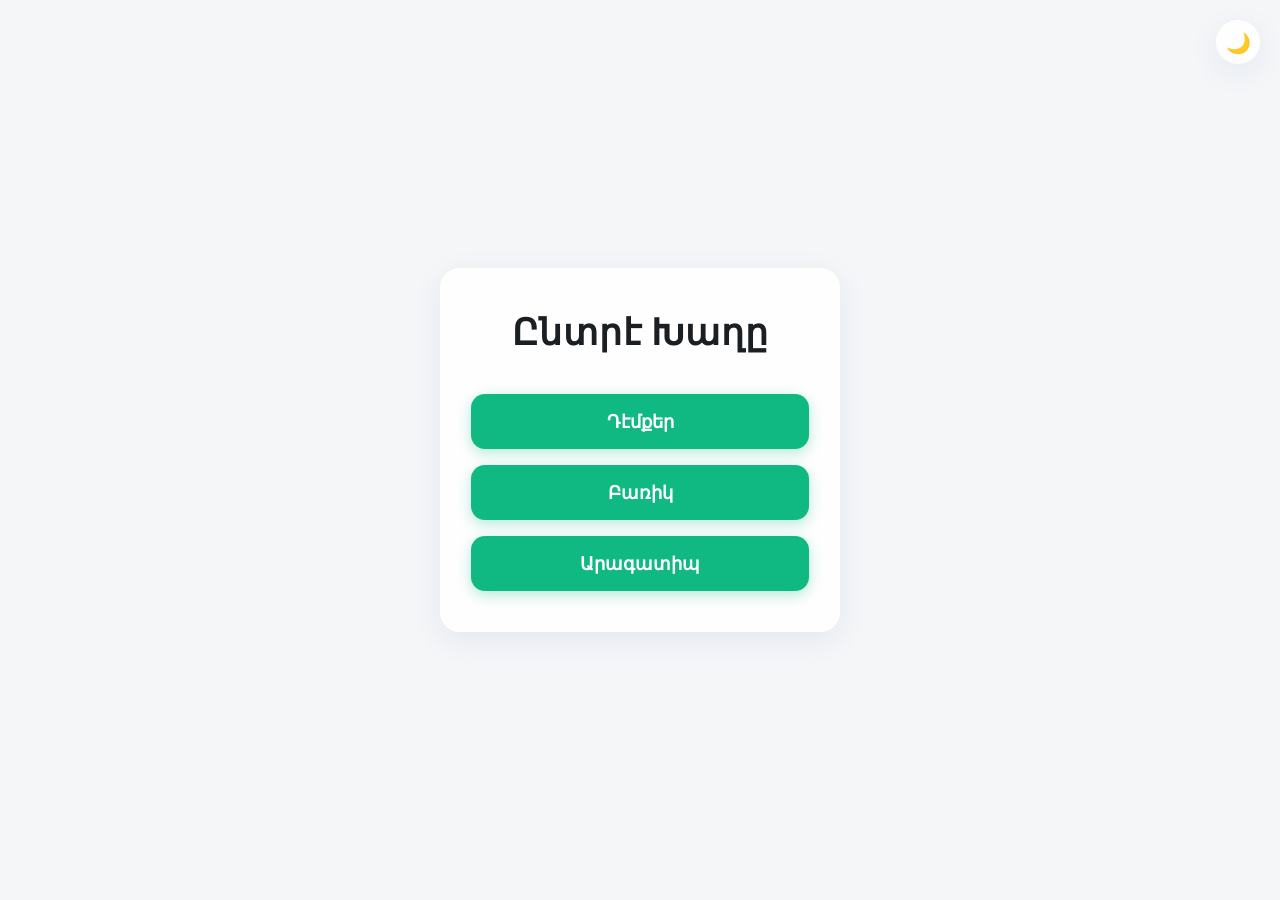
<file: index.html>
<!DOCTYPE html>
<html lang="en">
<head>
    <meta charset="UTF-8">
    <meta name="viewport" content="width=device-width, initial-scale=1.0, maximum-scale=1.0, user-scalable=no">
    <title>manoug</title>
    <link rel="stylesheet" href="css/index.css">
</head>
<body>
    <div class="menu-wrapper glass-panel">
        <h1>Ընտրէ Խաղը</h1>
        <p class="menu-description"></p>
        <div class="menu-actions">
            <a class="menu-button" href="faces-game.html">Դէմքեր</a>
            <a class="menu-button" href="wordle.html">Բառիկ</a>
            <a class="menu-button" href="typing-game.html">Արագատիպ</a>
        </div>
    </div>
    <button id="dark-mode-toggle" class="absolute-toggle">🌙</button>
    <script src="js/index.js"></script>
</body>
</html>
</file>
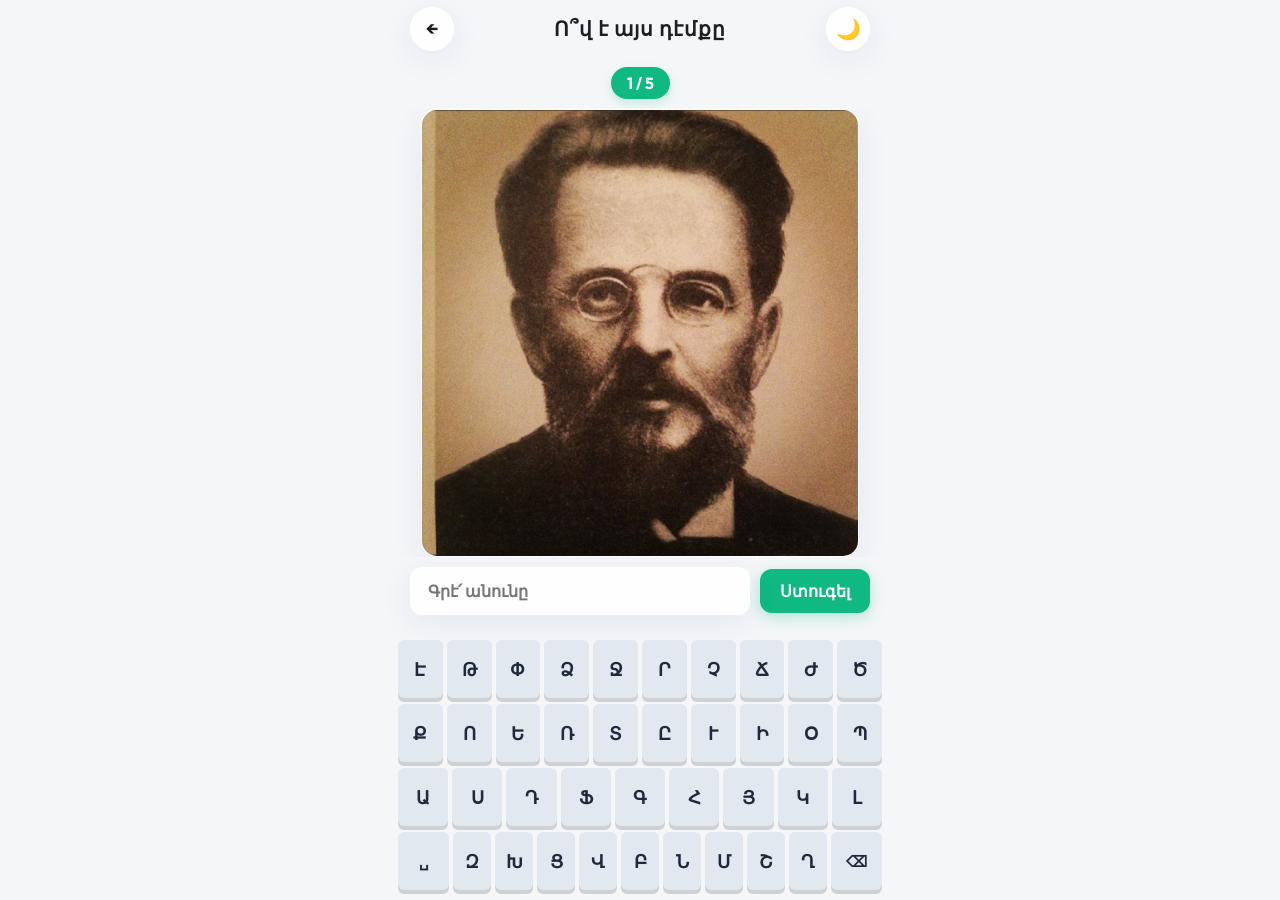
<file: faces-game.html>
<!DOCTYPE html>
<html lang="hy">
<head>
    <meta charset="UTF-8">
    <meta name="viewport" content="width=device-width, initial-scale=1.0, maximum-scale=1.0, user-scalable=no">
    <title>Ո՞վ է այս դէմքը</title>
    <link rel="stylesheet" href="css/index.css">
    <link rel="stylesheet" href="css/faces-game.css">
</head>
<body>
    <div class="game-container">
        <header class="game-header">
            <a href="index.html" class="back-button">←</a>
            <h1>Ո՞վ է այս դէմքը</h1>
            <button id="dark-mode-toggle">🌙</button>
        </header>

        <div id="level-container">
            <div id="level" class="glass-panel">1 / 50</div>
        </div>

        <div id="image-container">
            <img id="person-image" src="" alt="Person to guess" class="glass-panel">
        </div>

        <div id="guess-section">
            <input type="text" id="guess-input" class="glass-panel" placeholder="Գրէ՛ անունը" readonly inputmode="none" autocomplete="off">
            <button id="submit-btn">Ստուգել</button>
        </div>

        <div id="message" class="game-message"></div>

        <div id="keyboard-container"></div>
    </div>



    <script src="js/index.js"></script>
    <script src="js/faces-game.js"></script>
</body>
</html>
</file>
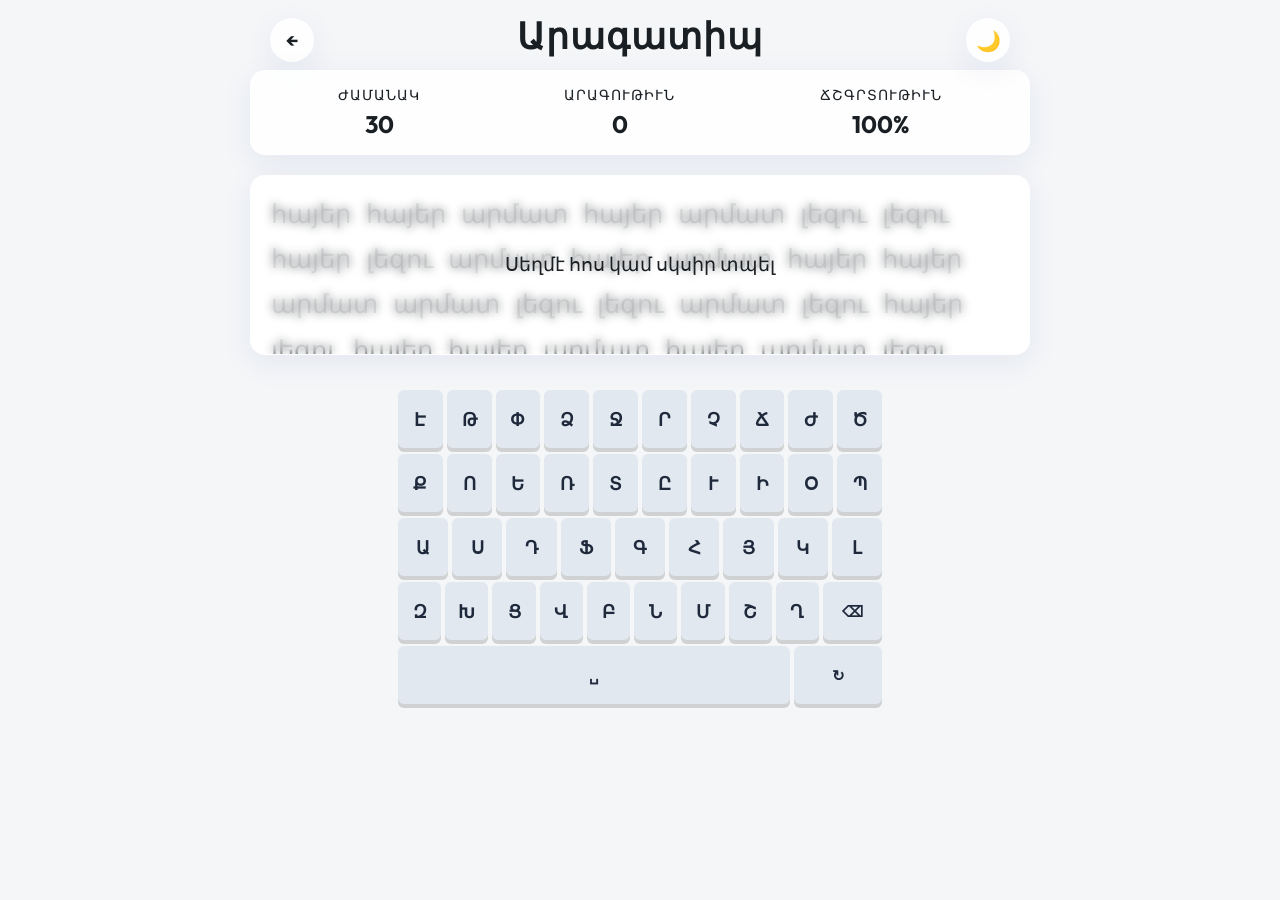
<file: typing-game.html>
<!DOCTYPE html>
<html lang="hy">

<head>
    <meta charset="UTF-8">
    <meta name="viewport" content="width=device-width, initial-scale=1.0, maximum-scale=1.0, user-scalable=no">
    <title>Արագատիպ</title>
    <link rel="stylesheet" href="css/index.css">
    <link rel="stylesheet" href="css/typing-game.css">
</head>

<body>
    <div class="game-container typing-container">
        <header class="game-header">
            <a href="index.html" class="back-button">←</a>
            <h1>Արագատիպ</h1>
            <button id="dark-mode-toggle">🌙</button>
        </header>

        <div class="stats-bar glass-panel">
            <div class="stat">
                <span class="stat-label">Ժամանակ</span>
                <span id="time-display" class="stat-value">30</span>
            </div>
            <div class="stat">
                <span class="stat-label">Արագութիւն</span>
                <span id="wpm-display" class="stat-value">0</span>
            </div>
            <div class="stat">
                <span class="stat-label">Ճշգրտութիւն</span>
                <span id="accuracy-display" class="stat-value">100%</span>
            </div>
        </div>

        <div class="words-container glass-panel" id="words-container">
            <div id="words-display"></div>
            <div class="focus-overlay" id="focus-overlay">Սկսիր տպել</div>
        </div>

        <div id="keyboard-container" class="typing-keyboard"></div>
    </div>

    <script src="js/index.js"></script>
    <script src="js/words.js"></script>
    <script src="js/typing-game.js"></script>
</body>

</html>
</file>
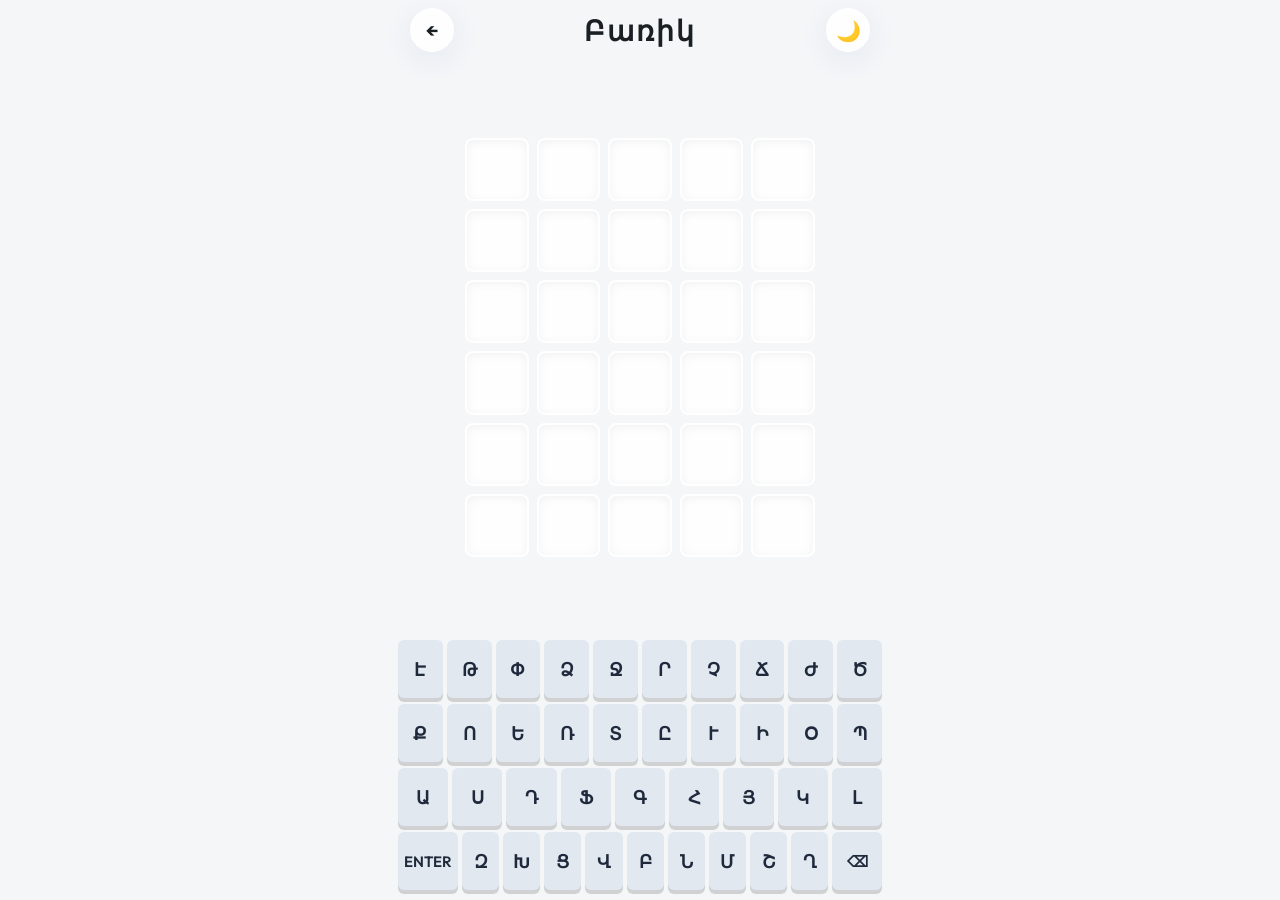
<file: wordle.html>
<!DOCTYPE html>
<html lang="hy">

<head>
    <meta charset="UTF-8">
    <meta name="viewport" content="width=device-width, initial-scale=1.0, maximum-scale=1.0, user-scalable=no">
    <title>Բառիկ</title>
    <link rel="stylesheet" href="css/index.css">
    <link rel="stylesheet" href="css/wordle.css">
</head>

<body>
    <div class="game-container">
        <header class="game-header">
            <a href="index.html" class="back-button">←</a>
            <h1>Բառիկ</h1>
            <button id="dark-mode-toggle">🌙</button>
        </header>

        <div class="game-message" id="game-message"></div>

        <div id="board-container">
            <div id="board"></div>
        </div>

        <div id="keyboard-container"></div>
    </div>


    <script src="js/index.js"></script>
    <script src="js/words.js"></script>
    <script src="js/wordle.js"></script>
</body>

</html>
</file>
<file: css/index.css>
@import url('https://fonts.googleapis.com/css2?family=Outfit:wght@400;600;700&display=swap');

:root {
    /* Premium Light Mode */
    --bg-color: #f4f6f8;
    --text-color: #1a1f24;
    --surface-bg: rgba(255, 255, 255, 0.85);
    --surface-border: rgba(255, 255, 255, 0.5);
    --surface-shadow: 0 8px 32px 0 rgba(31, 38, 135, 0.07);
    --button-bg: #10b981;
    --button-hover: #059669;
    --button-text: #ffffff;
    --accent: #10b981;
    --accent-hover: #059669;
    
    /* Global Keyboard & Tiles */
    --key-bg: #e2e8f0;
    --key-text: #1e293b;
    --key-hover: #cbd5e1;
    --key-active: #94a3b8;
    
    --color-correct: #10b981;
    --color-present: #f59e0b;
    --color-absent: #64748b;
    
    --header-height: 60px;
}

.dark-mode {
    /* Premium Dark Mode */
    --bg-color: #0f172a;
    --text-color: #f8fafc;
    --surface-bg: rgba(30, 41, 59, 0.7);
    --surface-border: rgba(255, 255, 255, 0.05);
    --surface-shadow: 0 8px 32px 0 rgba(0, 0, 0, 0.3);
    --button-bg: #10b981;
    --button-hover: #34d399;
    --button-text: #ffffff;
    --accent: #10b981;
    --accent-hover: #34d399;

    --key-bg: #334155;
    --key-text: #f8fafc;
    --key-hover: #475569;
    --key-active: #1e293b;
    
    --color-correct: #10b981;
    --color-present: #f59e0b;
    --color-absent: #475569;
}

* {
    box-sizing: border-box;
    font-family: 'Outfit', sans-serif;
}

body {
    margin: 0;
    padding: 0;
    width: 100%;
    min-height: 100dvh; /* Using dvh for mobile UI consistency */
    display: flex;
    justify-content: center;
    align-items: center;
    background-color: var(--bg-color);
    color: var(--text-color);
    transition: background-color 0.3s ease, color 0.3s ease;
    overflow-x: hidden;
}

/* Glassmorphism Container Utility */
.glass-panel {
    background: var(--surface-bg);
    backdrop-filter: blur(12px);
    -webkit-backdrop-filter: blur(12px);
    border: 1px solid var(--surface-border);
    border-radius: 20px;
    box-shadow: var(--surface-shadow);
}

/* Index Menu */
.menu-wrapper {
    width: 90%;
    max-width: 400px;
    padding: 40px 30px;
    text-align: center;
    display: flex;
    flex-direction: column;
    align-items: center;
}

h1 {
    font-size: 36px;
    font-weight: 700;
    margin: 0 0 10px;
    letter-spacing: 1px;
}

.menu-description {
    font-size: 16px;
    margin: 0 0 30px;
    opacity: 0.8;
}

.menu-actions {
    display: flex;
    flex-direction: column;
    gap: 16px;
    width: 100%;
}

.menu-button {
    width: 100%;
    padding: 16px;
    background: var(--button-bg);
    color: var(--button-text);
    text-decoration: none;
    border-radius: 14px;
    font-size: 18px;
    font-weight: 600;
    transition: all 0.2s ease;
    box-shadow: 0 4px 14px rgba(16, 185, 129, 0.3);
}

.menu-button:hover {
    background: var(--button-hover);
    transform: translateY(-2px);
    box-shadow: 0 6px 20px rgba(16, 185, 129, 0.4);
}

.menu-button:active {
    transform: translateY(1px);
}

/* Dark Mode Toggle */
#dark-mode-toggle {
    width: 44px;
    height: 44px;
    flex-shrink: 0;
    border: none;
    border-radius: 50%;
    background: var(--surface-bg);
    color: var(--text-color);
    font-size: 20px;
    cursor: pointer;
    box-shadow: var(--surface-shadow);
    border: 1px solid var(--surface-border);
    backdrop-filter: blur(8px);
    transition: all 0.3s ease;
    z-index: 100;
    display: flex;
    justify-content: center;
    align-items: center;
}

.absolute-toggle {
    position: absolute;
    top: 20px;
    right: 20px;
}
    border: 1px solid var(--surface-border);
    backdrop-filter: blur(8px);
    transition: all 0.3s ease;
    z-index: 100;
    display: flex;
    justify-content: center;
    align-items: center;
}

#dark-mode-toggle:hover {
    transform: scale(1.1);
}

#dark-mode-toggle:active {
    transform: scale(0.95);
}

/* Global Game Header */
.game-header {
    width: 100%;
    height: var(--header-height);
    display: flex;
    justify-content: space-between;
    align-items: center;
    padding: 0 20px;
}

.back-button {
    display: inline-flex;
    align-items: center;
    justify-content: center;
    width: 44px;
    height: 44px;
    border-radius: 50%;
    background: var(--surface-bg);
    color: var(--text-color);
    text-decoration: none;
    font-weight: bold;
    font-size: 18px;
    box-shadow: var(--surface-shadow);
    border: 1px solid var(--surface-border);
    backdrop-filter: blur(8px);
    transition: all 0.2s ease;
}

.back-button:hover {
    background: var(--key-hover);
}

/* Shared Keyboard Styles */
#keyboard-container {
    width: 100%;
    max-width: 500px;
    padding: 5px 8px 10px;
    user-select: none;
    display: flex;
    flex-direction: column;
    gap: 6px;
    margin: 0 auto;
}

.keyboard-row {
    display: flex;
    width: 100%;
    gap: 4px;
    touch-action: manipulation;
}

.keyboard-row button {
    font-family: inherit;
    font-weight: 600;
    border: none;
    border-radius: 6px;
    cursor: pointer;
    background-color: var(--key-bg);
    color: var(--key-text);
    flex: 1;
    display: flex;
    justify-content: center;
    align-items: center;
    text-transform: uppercase;
    font-size: clamp(14px, 4vw, 18px);
    height: clamp(45px, 8vh, 58px);
    transition: background-color 0.1s ease, transform 0.05s ease, box-shadow 0.05s ease;
    box-shadow: 0 4px 0 rgba(0,0,0,0.15);
    -webkit-tap-highlight-color: transparent;
    outline: none;
    transform: translateY(0);
}

.keyboard-row button:active {
    transform: translateY(4px) scale(0.98);
    box-shadow: 0 0 0 rgba(0,0,0,0.15);
    background-color: var(--key-hover);
}

.keyboard-row button.wide-button {
    flex: 1.5;
    font-size: clamp(12px, 3.5vw, 15px);
}

/* Shared utility classes for state (used by both games) */
.key-correct { background-color: var(--color-correct) !important; color: white !important; }
.key-present { background-color: var(--color-present) !important; color: white !important; }
.key-absent { background-color: var(--color-absent) !important; color: white !important; }

/* Message Toast */
.game-message {
    position: absolute;
    top: 80px;
    left: 50%;
    transform: translateX(-50%);
    background: var(--text-color);
    color: var(--bg-color);
    padding: 12px 24px;
    border-radius: 12px;
    font-weight: 600;
    font-size: 16px;
    z-index: 1000;
    opacity: 0;
    transition: opacity 0.3s ease;
    pointer-events: none;
    box-shadow: 0 4px 20px rgba(0,0,0,0.2);
}

.game-message.show {
    opacity: 1;
}

@media (max-width: 480px) {
    .menu-wrapper {
        width: 85%;
        padding: 30px 20px;
    }
    
    h1 {
        font-size: 28px;
    }
}
</file>
<file: css/faces-game.css>
.game-container {
    width: 100%;
    max-width: 500px;
    height: 100dvh;
    display: flex;
    flex-direction: column;
    margin: 0 auto;
}

header h1 {
    margin: 0;
    font-size: 20px;
    font-weight: 700;
    letter-spacing: 1px;
}

#level-container {
    display: flex;
    justify-content: center;
    margin-top: 10px;
    margin-bottom: 10px;
}

#level {
    padding: 6px 16px;
    font-size: 16px;
    font-weight: 700;
    border-radius: 20px;
    background: var(--button-bg);
    color: var(--button-text);
    border: none;
    box-shadow: 0 4px 10px rgba(16, 185, 129, 0.2);
}

#image-container {
    display: flex;
    justify-content: center;
    align-items: center;
    flex-grow: 1;
    overflow: hidden;
    padding: 0 20px;
}

#person-image {
    max-width: 100%;
    max-height: 100%;
    border-radius: 16px;
    display: block;
    box-shadow: var(--surface-shadow);
}

#guess-section {
    display: flex;
    gap: 10px;
    padding: 10px 20px 20px;
    width: 100%;
    justify-content: center;
    align-items: center;
}

#guess-input {
    flex-grow: 1;
    padding: 12px 16px;
    font-size: 16px;
    border: 2px solid var(--surface-border);
    border-radius: 12px;
    outline: none;
    color: var(--text-color);
    background: var(--surface-bg);
    transition: all 0.3s ease;
    font-weight: 600;
}

#guess-input:focus {
    border-color: var(--accent);
    box-shadow: 0 0 0 3px rgba(16, 185, 129, 0.2);
}

#submit-btn {
    padding: 12px 20px;
    font-size: 16px;
    font-weight: 700;
    background-color: var(--button-bg);
    color: var(--button-text);
    border: none;
    border-radius: 12px;
    cursor: pointer;
    transition: all 0.2s ease;
    box-shadow: 0 4px 14px rgba(16, 185, 129, 0.3);
}

#submit-btn:hover {
    background-color: var(--button-hover);
    transform: translateY(-2px);
}

#submit-btn:active {
    transform: translateY(1px);
}

.wrong-shake {
    animation: wrongShake 0.5s cubic-bezier(0.36, 0.07, 0.19, 0.97) both;
}

@keyframes wrongShake {
    10%, 90% { transform: translateX(-2px); }
    20%, 80% { transform: translateX(4px); }
    30%, 50%, 70% { transform: translateX(-8px); }
    40%, 60% { transform: translateX(8px); }
}

.correct-pop {
    animation: correctPop 0.5s ease-out;
}

.correct-pop #person-image {
    box-shadow: 0 0 30px rgba(16, 185, 129, 0.8);
    border: 2px solid var(--accent);
}

@keyframes correctPop {
    0% { transform: scale(1); }
    50% { transform: scale(1.05); }
    100% { transform: scale(1); }
}
</file>
<file: css/typing-game.css>
.typing-container {
    display: flex;
    flex-direction: column;
    align-items: center;
    width: 100%;
    max-width: 800px;
    margin: 0 auto;
    padding: 10px;
    height: 100vh;
    box-sizing: border-box;
}

.stats-bar {
    display: flex;
    justify-content: space-around;
    width: 100%;
    padding: 15px;
    margin-bottom: 20px;
    border-radius: 15px;
}

.stat {
    display: flex;
    flex-direction: column;
    align-items: center;
}

.stat-label {
    font-size: 0.85rem;
    color: var(--text-secondary);
    text-transform: uppercase;
    letter-spacing: 1px;
    margin-bottom: 5px;
}

.stat-value {
    font-size: 1.5rem;
    font-weight: 700;
    color: var(--primary-color);
}

.words-container {
    position: relative;
    width: 100%;
    height: 180px;
    /* Increased height to show more words */
    overflow: hidden;
    border-radius: 15px;
    padding: 20px;
    font-size: 1.6rem;
    line-height: 2.2rem;
    cursor: pointer;
    margin-bottom: 30px;
    display: flex;
    flex-wrap: wrap;
    align-content: flex-start;
    text-align: left;
}

#words-display {
    display: flex;
    flex-wrap: wrap;
    align-content: flex-start;
    width: 100%;
}

.word {
    margin-right: 15px;
    margin-bottom: 10px;
    color: var(--text-secondary);
    display: flex;
    transition: all 0.2s ease;
}

.word.active {
    /* Subtle highlight for active word if needed */
}

.letter {
    position: relative;
    color: var(--text-secondary);
    opacity: 0.7;
}

.letter.correct {
    color: var(--text-color);
    opacity: 1;
}

.letter.incorrect {
    color: var(--error-color, #ff4d4d);
    opacity: 1;
}

.letter.active::before {
    content: "";
    position: absolute;
    left: 0;
    bottom: 0;
    width: 100%;
    height: 3px;
    background-color: var(--primary-color);
    animation: blink 1s infinite;
}

@keyframes blink {

    0%,
    100% {
        opacity: 1;
    }

    50% {
        opacity: 0;
    }
}

.focus-overlay {
    position: absolute;
    top: 0;
    left: 0;
    width: 100%;
    height: 100%;
    background: rgba(255, 255, 255, 0.1);
    backdrop-filter: blur(5px);
    -webkit-backdrop-filter: blur(5px);
    display: flex;
    justify-content: center;
    align-items: center;
    font-size: 1.2rem;
    color: var(--text-color);
    border-radius: 15px;
    z-index: 10;
    transition: opacity 0.3s ease;
    cursor: pointer;
}

body.dark-mode .focus-overlay {
    background: rgba(0, 0, 0, 0.5);
}

.focus-overlay.hidden {
    opacity: 0;
    pointer-events: none;
}

.game-actions {
    display: flex;
    justify-content: center;
    margin-bottom: 20px;
}

.typing-keyboard {
    width: 100%;
    max-width: 600px;
    margin-top: auto;
}

/* Make virtual keyboard keys indicate press slightly */
.keyboard-row button.pressed {
    transform: translateY(4px) scale(0.98);
    box-shadow: 0 0 0 rgba(0, 0, 0, 0.15);
    background-color: var(--key-hover);
}

@media (max-width: 600px) {
    .words-container {
        font-size: 1.3rem;
        line-height: 1.9rem;
        height: 160px;
        /* Increased height for mobile */
    }

    .stat-value {
        font-size: 1.2rem;
    }
}
</file>
<file: css/wordle.css>
.game-container {
    width: 100%;
    max-width: 500px;
    height: 100dvh;
    display: flex;
    flex-direction: column;
    margin: 0 auto;
}

header h1 {
    margin: 0;
    font-size: 28px;
    font-weight: 700;
    letter-spacing: 2px;
}

#board-container {
    display: flex;
    justify-content: center;
    align-items: center;
    flex-grow: 1;
    overflow: hidden;
    padding: 10px;
}

#board {
    display: grid;
    grid-template-rows: repeat(6, 1fr);
    grid-gap: clamp(4px, 1.5vw, 8px);
    width: 100%;
    max-width: 350px;
    height: 100%;
    max-height: 420px;
    aspect-ratio: 5/6;
}

.tile-row {
    display: grid;
    grid-template-columns: repeat(5, 1fr);
    grid-gap: clamp(4px, 1.5vw, 8px);
}

.tile {
    width: 100%;
    height: 100%;
    display: flex;
    justify-content: center;
    align-items: center;
    font-size: clamp(24px, 6vw, 36px);
    font-weight: 700;
    box-sizing: border-box;
    color: var(--text-color);
    text-transform: uppercase;
    border: 2px solid var(--surface-border);
    background: var(--surface-bg);
    border-radius: 8px;
    transition: transform 0.2s, background-color 0.3s, border-color 0.3s;
    box-shadow: inset 0 2px 10px rgba(0,0,0,0.05);
}

.tile[data-state="active"] {
    border-color: var(--text-color);
    transform: scale(1.05);
}

.tile[data-state="correct"] {
    background-color: var(--color-correct);
    border-color: var(--color-correct);
    color: white;
}

.tile[data-state="present"] {
    background-color: var(--color-present);
    border-color: var(--color-present);
    color: white;
}

.tile[data-state="absent"] {
    background-color: var(--color-absent);
    border-color: var(--color-absent);
    color: white;
}

/* Animations */
@keyframes pop {
    0% { transform: scale(0.8); opacity: 0; }
    40% { transform: scale(1.1); opacity: 1; }
    100% { transform: scale(1); }
}

.tile.pop {
    animation: pop 0.15s cubic-bezier(0.175, 0.885, 0.32, 1.275);
}

@keyframes flip {
    0% { transform: rotateX(0); }
    50% { transform: rotateX(-90deg); }
    100% { transform: rotateX(0); }
}

.tile.flip {
    animation: flip 0.6s ease-in;
}
</file>
